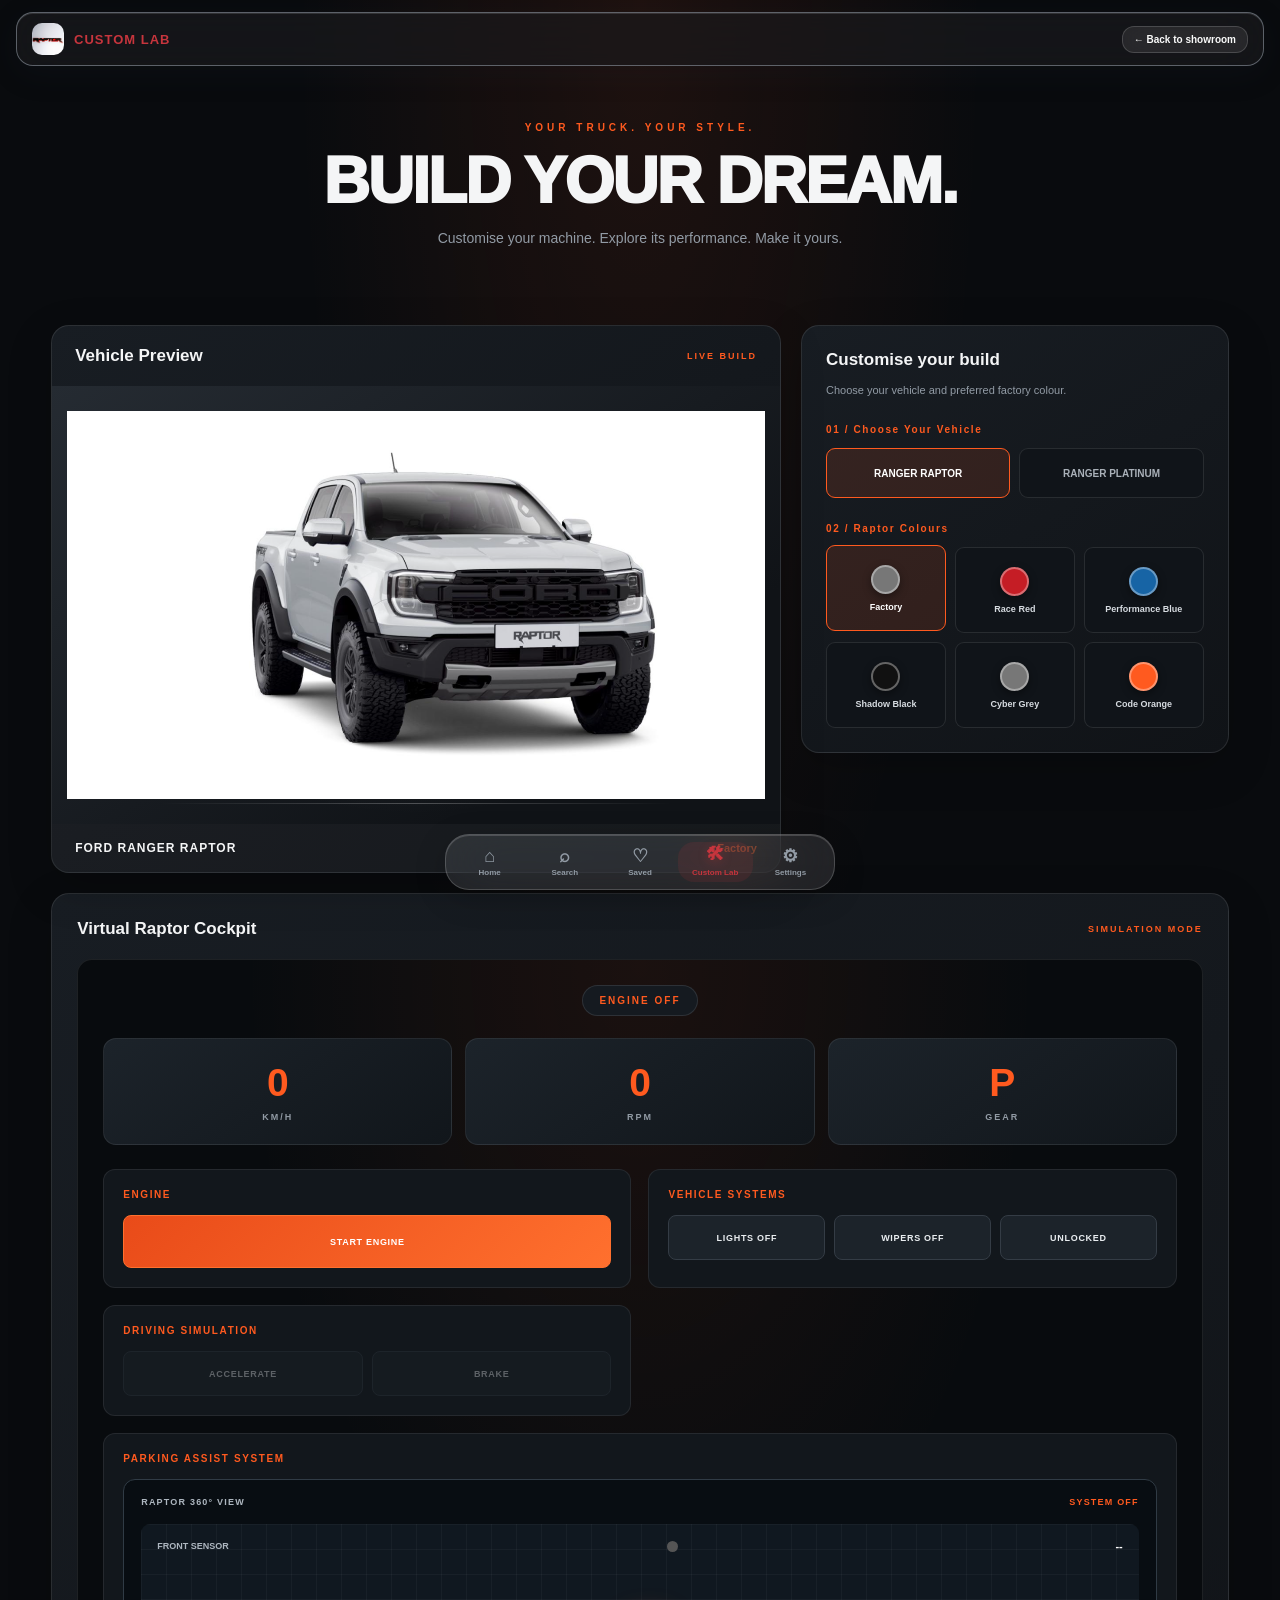
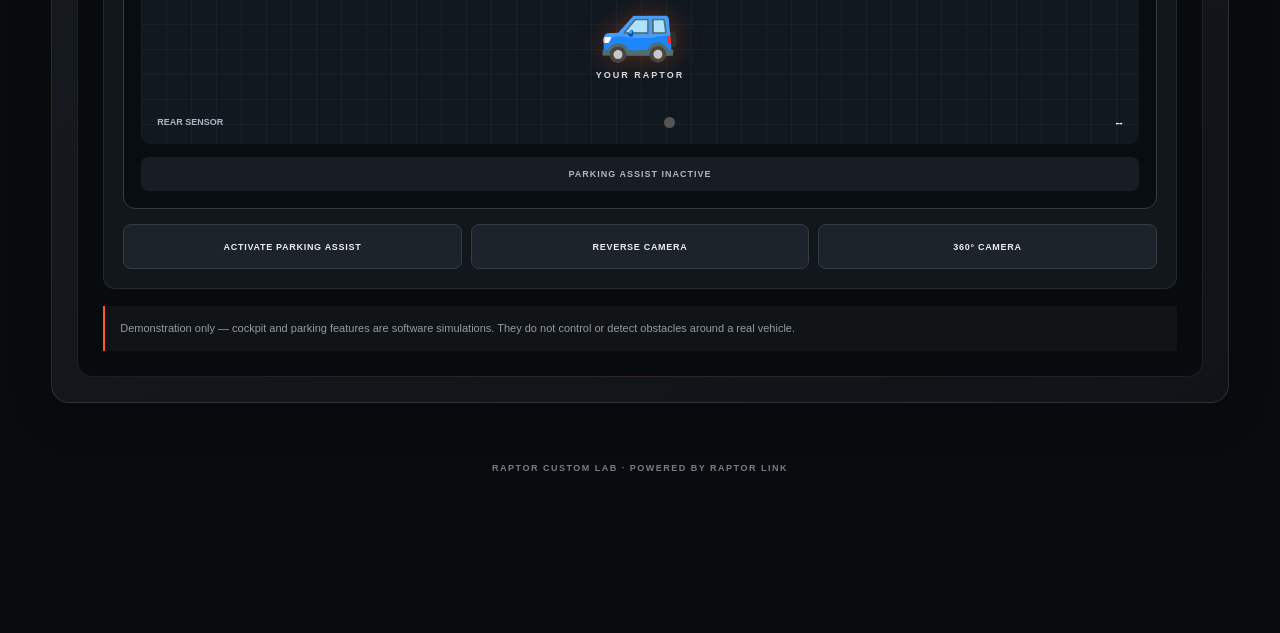
<file: customiser.html>
<!DOCTYPE html>
<html lang="en">
<head>
    <meta charset="UTF-8">
    <meta name="viewport" content="width=device-width, initial-scale=1.0">
    <meta name="theme-color" content="#111111">

    <title>Raptor Custom Lab | RAPTOR LINK</title>
<link rel="icon" href="assets/icons/facon/favicon.ico" type="image/x-icon">
    <link rel="stylesheet" href="css/customiser.css">
</head>

<body>

<div class="custom-lab">
<!-- HEADER -->
<header class="lab-header">
    <a href="index.html" class="lab-brand">
        <img
            src="assets/images/raptor-logo.jpg"
            alt="RAPTOR LINK Logo"
            class="lab-logo"
        >
        <span class="lab-brand-text">
            <span>CUSTOM LAB</span>
        </span>
    </a>

    <a href="index.html" class="lab-back">← Back to showroom</a>
</header>

    <!-- INTRO -->
    <section class="lab-intro">
        <span class="eyebrow">YOUR TRUCK. YOUR STYLE.</span>
        <h1>BUILD YOUR DREAM.</h1>
        <p>Customise your machine. Explore its performance. Make it yours.</p>
    </section>

    <!-- MAIN CONTENT -->
    <main class="lab-layout">

        <!-- VEHICLE PREVIEW -->
        <section class="vehicle-preview">

            <div class="preview-heading">
                <h2>Vehicle Preview</h2>
                <span>LIVE BUILD</span>
            </div>

            <div class="vehicle-stage">
                <div class="vehicle-image-wrap">
                    <img
                        src="assets/images/colours/Factorie.png"
                        alt="Ford Ranger Raptor"
                        id="customVehicleImage"
                    >
                </div>
            </div>

            <div class="preview-caption">
                <strong id="vehicleModelName">FORD RANGER RAPTOR</strong>
                <span id="selectedBuildStatus">Factory</span>
            </div>

        </section>

        <!-- CUSTOMISATION PANEL -->
        <section class="custom-panel">

            <h2>Customise your build</h2>

            <p class="option-placeholder">
                Choose your vehicle and preferred factory colour.
            </p>

            <!-- VEHICLE MODEL SELECTOR -->
            <div class="model-selector-section">

                <h3>01 / Choose Your Vehicle</h3>

                <div class="vehicle-model-selector">

                    <button type="button"
                        class="model-choice active"
                        data-model="raptor">
                        RANGER RAPTOR
                    </button>

                    <button type="button"
                        class="model-choice"
                        data-model="platinum">
                        RANGER PLATINUM
                    </button>

                </div>

            </div>

            <!-- RAPTOR COLOURS -->
            <div class="colour-selector-section" id="raptorColourSection">

                <h3>02 / Raptor Colours</h3>

                <div id="colourOptions" class="colour-options">

                    <button type="button" class="colour-choice active" data-colour="original">
                        <span class="colour-swatch factory"></span>
                        <span>Factory</span>
                    </button>

                    <button type="button" class="colour-choice" data-colour="red">
                        <span class="colour-swatch red"></span>
                        <span>Race Red</span>
                    </button>

                    <button type="button" class="colour-choice" data-colour="blue">
                        <span class="colour-swatch blue"></span>
                        <span>Performance Blue</span>
                    </button>

                    <button type="button" class="colour-choice" data-colour="black">
                        <span class="colour-swatch black"></span>
                        <span>Shadow Black</span>
                    </button>

                    <button type="button" class="colour-choice" data-colour="grey">
                        <span class="colour-swatch grey"></span>
                        <span>Cyber Grey</span>
                    </button>

                    <button type="button" class="colour-choice" data-colour="orange">
                        <span class="colour-swatch orange"></span>
                        <span>Code Orange</span>
                    </button>

                </div>

            </div>

            <!-- PLATINUM COLOURS -->
            <div class="colour-selector-section" id="platinumColourSection" hidden>

                <h3>02 / Platinum Colours</h3>

                <div id="platinumColourOptions" class="colour-options">

                    <button type="button" class="colour-choice" data-colour="platinum-white">
                        <span class="colour-swatch white"></span>
                        <span>Frozen White</span>
                    </button>

                    <button type="button" class="colour-choice" data-colour="platinum-black">
                        <span class="colour-swatch black"></span>
                        <span>Agate Black</span>
                    </button>

                    <button type="button" class="colour-choice" data-colour="platinum-grey">
                        <span class="colour-swatch grey"></span>
                        <span>Carbonized Grey</span>
                    </button>

                    <button type="button" class="colour-choice" data-colour="platinum-silver">
                        <span class="colour-swatch silver"></span>
                        <span>Iconic Silver</span>
                    </button>

                    <button type="button" class="colour-choice" data-colour="platinum-red">
                        <span class="colour-swatch red"></span>
                        <span>Lucid Red</span>
                    </button>

                    <button type="button" class="colour-choice" data-colour="platinum-green">
                        <span class="colour-swatch green"></span>
                        <span>Acacia Green</span>
                    </button>

                </div>

            </div>

        </section>

        <!-- VIRTUAL COCKPIT -->
        <section class="dashboard-panel">

            <div class="dashboard-heading">
                <h2>Virtual Raptor Cockpit</h2>
                <span>SIMULATION MODE</span>
            </div>

            <div class="cockpit-display">

                <div class="dashboard-status" id="engineStatus">
                    ENGINE OFF
                </div>

                <div class="dashboard-meters">

                    <div class="meter">
                        <strong id="speedValue">0</strong>
                        <small>KM/H</small>
                    </div>

                    <div class="meter">
                        <strong id="rpmValue">0</strong>
                        <small>RPM</small>
                    </div>

                    <div class="meter">
                        <strong id="gearValue">P</strong>
                        <small>GEAR</small>
                    </div>

                </div>

                <div class="cockpit-controls">

                    <!-- ENGINE -->
                    <div class="cockpit-control-group">
                        <h3>ENGINE</h3>

                        <button type="button"
                            id="engineToggle"
                            class="cockpit-button">
                            START ENGINE
                        </button>
                    </div>

                    <!-- VEHICLE SYSTEMS -->
                    <div class="cockpit-control-group">
                        <h3>VEHICLE SYSTEMS</h3>

                        <div class="system-buttons">

                            <button type="button" id="lightsToggle" class="cockpit-button">
                                LIGHTS OFF
                            </button>

                            <button type="button" id="wipersToggle" class="cockpit-button">
                                WIPERS OFF
                            </button>

                            <button type="button" id="lockToggle" class="cockpit-button">
                                UNLOCKED
                            </button>

                        </div>
                    </div>

                    <!-- DRIVING SIMULATION -->
                    <div class="cockpit-control-group">
                        <h3>DRIVING SIMULATION</h3>

                        <div class="system-buttons">

                            <button type="button" id="accelerateButton" class="cockpit-button">
                                ACCELERATE
                            </button>

                            <button type="button" id="brakeButton" class="cockpit-button">
                                BRAKE
                            </button>

                        </div>
                    </div>

                    <!-- PARKING ASSIST -->
                    <div class="cockpit-control-group parking-assist">

                        <h3>PARKING ASSIST SYSTEM</h3>

                        <div class="parking-screen">

                            <div class="parking-screen-header">
                                <span id="parkingViewTitle">RAPTOR 360° VIEW</span>
                                <span id="parkingStatus">SYSTEM OFF</span>
                            </div>

                            <div class="parking-display">

                                <div class="parking-sensor front-sensor">
                                    <span>FRONT SENSOR</span>
                                    <div class="sensor-indicator" id="frontSensorIndicator"></div>
                                    <strong id="frontDistance">--</strong>
                                </div>

                                <div class="parking-vehicle">
                                    <span>🚙</span>
                                    <small>YOUR RAPTOR</small>
                                </div>

                                <div class="parking-sensor rear-sensor">
                                    <span>REAR SENSOR</span>
                                    <div class="sensor-indicator" id="rearSensorIndicator"></div>
                                    <strong id="rearDistance">--</strong>
                                </div>

                            </div>

                            <div class="parking-warning" id="parkingWarning">
                                PARKING ASSIST INACTIVE
                            </div>

                        </div>

                        <div class="system-buttons">

                            <button type="button"
                                id="parkingToggle"
                                class="cockpit-button">
                                ACTIVATE PARKING ASSIST
                            </button>

                            <button type="button"
                                id="parkingReverse"
                                class="cockpit-button">
                                REVERSE CAMERA
                            </button>

                            <button type="button"
                                id="parking360"
                                class="cockpit-button">
                                360° CAMERA
                            </button>

                        </div>

                    </div>

                    <p class="option-placeholder">
                        Demonstration only — cockpit and parking features are software simulations.
                        They do not control or detect obstacles around a real vehicle.
                    </p>

                </div>

            </div>

        </section>

    </main>

    <!-- BOTTOM NAVIGATION -->
    <nav class="bottom-nav">

        <a href="index.html#home" class="nav-item">
            <span class="nav-icon">⌂</span>
            <span>Home</span>
        </a>

        <a href="index.html#search" class="nav-item">
            <span class="nav-icon">⌕</span>
            <span>Search</span>
        </a>

        <a href="index.html#saved" class="nav-item">
            <span class="nav-icon">♡</span>
            <span>Saved</span>
        </a>

        <a href="customiser.html" class="nav-item active">
            <span class="nav-icon">🛠</span>
            <span>Custom Lab</span>
        </a>

        <a href="settings.html" class="nav-item">
            <span class="nav-icon">⚙</span>
            <span>Settings</span>
        </a>

    </nav>

    <!-- FOOTER -->
    <footer class="lab-footer">
        RAPTOR CUSTOM LAB · POWERED BY RAPTOR LINK
    </footer>

</div>

<script src="js/customiser.js"></script>
<script src="js/theme.js"></script>

</body>
</html>
</file>
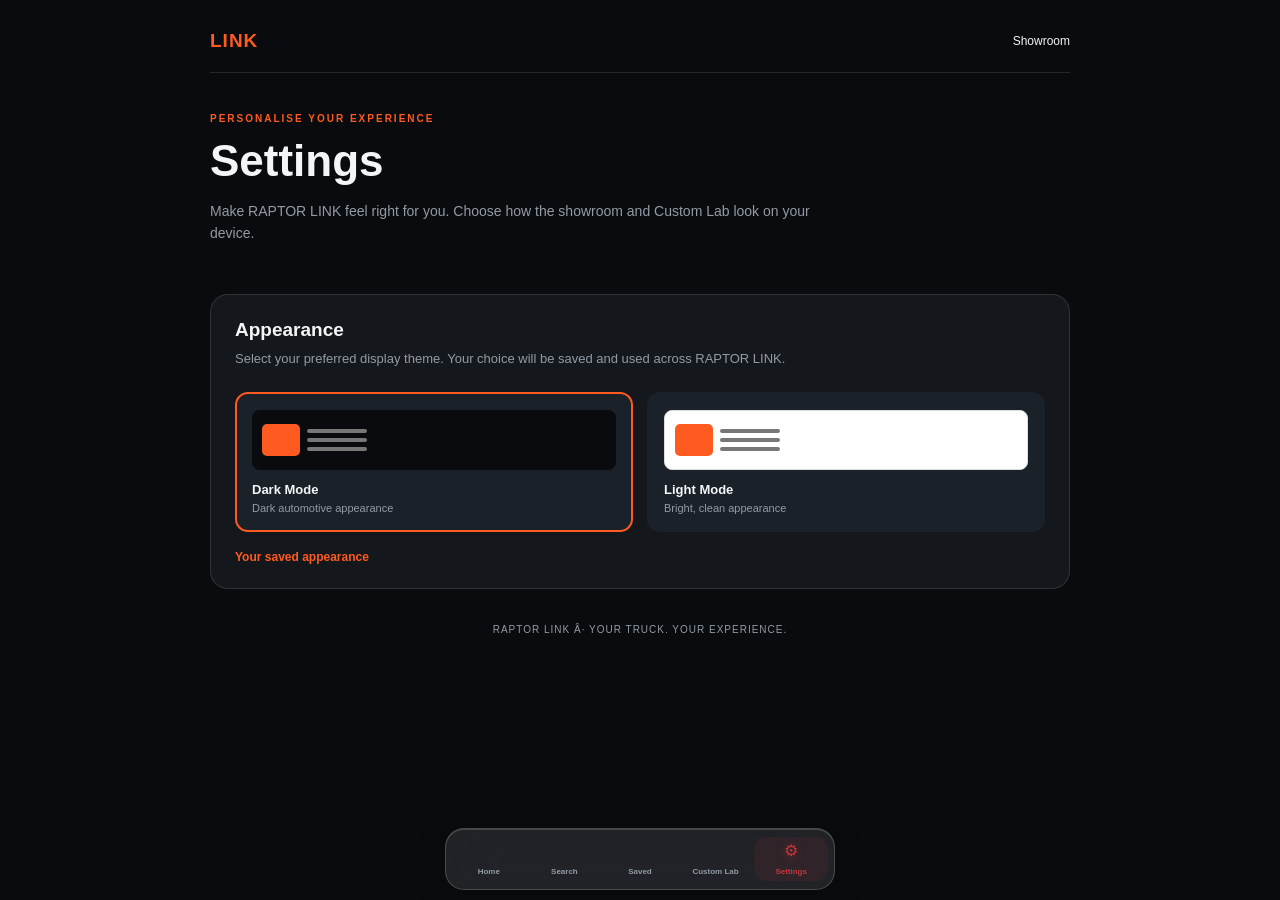
<file: settings.html>
<!DOCTYPE html>
<html lang="en" data-theme="dark">
<head>
    <meta charset="UTF-8">
    <meta name="viewport" content="width=device-width, initial-scale=1.0">
    <meta name="theme-color" content="#090b0e">

    <title>Settings | RAPTOR LINK</title>

    <link rel="stylesheet" href="css/settings.css">
    <link rel="icon" href="assets/icons/facon/favicon.ico" type="image/x-icon">
</head>

<body>

    <main class="settings-page">

        <header class="settings-header">
            <div class="brand"> <span>LINK</span></div>
            <a href="index.html" class="back-link">Showroom</a>
        </header>

        <section class="settings-intro">
            <span class="eyebrow">PERSONALISE YOUR EXPERIENCE</span>
            <h1>Settings</h1>
            <p>
                Make RAPTOR LINK feel right for you. Choose how the
                showroom and Custom Lab look on your device.
            </p>
        </section>

        <section class="settings-card">

            <h2>Appearance</h2>

            <p>
                Select your preferred display theme. Your choice will
                be saved and used across RAPTOR LINK.
            </p>

            <div class="theme-options">

                <button
                    type="button"
                    class="theme-option"
                    data-theme-choice="dark"
                    aria-pressed="false">

                    <div class="theme-preview dark-preview">
                        <div class="preview-block"></div>

                        <div class="preview-lines">
                            <span></span>
                            <span></span>
                            <span></span>
                        </div>
                    </div>

                    <strong>Dark Mode</strong>
                    <small>Dark automotive appearance</small>
                </button>

                <button
                    type="button"
                    class="theme-option"
                    data-theme-choice="light"
                    aria-pressed="false">

                    <div class="theme-preview light-preview">
                        <div class="preview-block"></div>

                        <div class="preview-lines">
                            <span></span>
                            <span></span>
                            <span></span>
                        </div>
                    </div>

                    <strong>Light Mode</strong>
                    <small>Bright, clean appearance</small>
                </button>

            </div>

            <div class="selection-status" id="themeStatus" aria-live="polite">
                Your saved appearance
            </div>

        </section>

        <footer class="settings-footer">
            RAPTOR LINK Â· YOUR TRUCK. YOUR EXPERIENCE.
        </footer>

    </main>

    <!-- Compact Bottom Navigation -->
    <nav class="bottom-navigation" aria-label="Main navigation">

        <a href="index.html#home" class="nav-item">
             <span class="nav-icon">⌂</span>
            <span>Home</span>
        </a>

        <a href="index.html#search" class="nav-item">
 <span class="nav-icon">⌕</span>
            <span>Search</span>
        </a>

        <a href="index.html#saved" class="nav-item">
              <span class="nav-icon saved-nav-icon">
                &#x2661;
                <span class="nav-badge" id="savedNavBadge" hidden>0</span>
            </span>
            <span>Saved</span>
        </a>

        <a href="customiser.html" class="nav-item">
             <span class="nav-icon">🛠</span>
            <span>Custom Lab</span>
        </a>

        <a href="settings.html" class="nav-item active" aria-current="page">
   <span class="nav-icon">⚙</span>
            <span>Settings</span>
        </a>

    </nav>

    <script src="js/theme.js"></script>

    <script>
        document.addEventListener("click", function (event) {
            const choice = event.target.closest("[data-theme-choice]");

            if (!choice) return;

            const status = document.getElementById("themeStatus");

            if (status) {
                status.textContent =
                    choice.dataset.themeChoice === "light"
                        ? "Light Mode selected"
                        : "Dark Mode selected";
            }
        });
    </script>

</body>
</html>
</file>
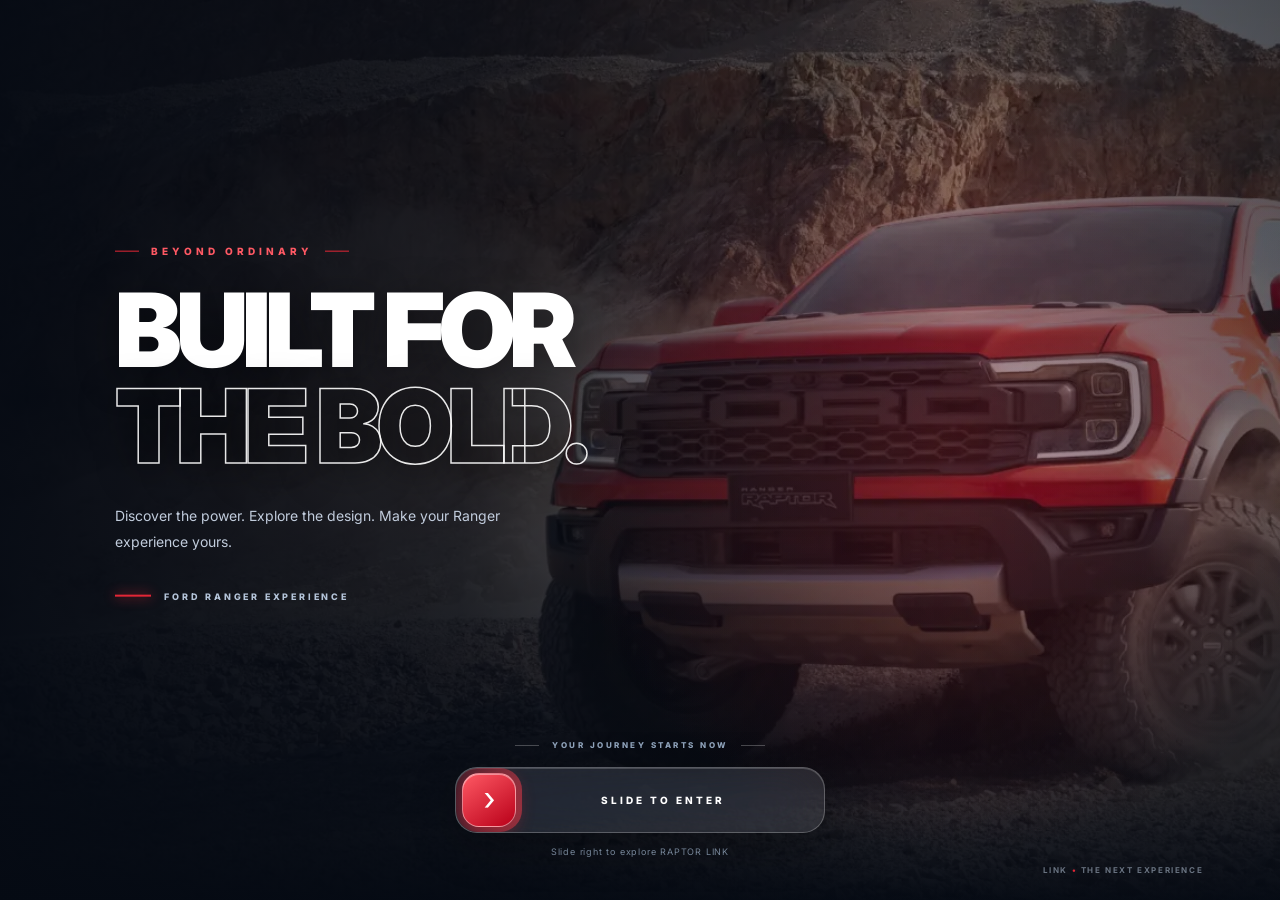
<file: welcome.html>
<!DOCTYPE html>
<html lang="en" data-theme="dark">
<head>
    <meta charset="UTF-8">
    <meta name="viewport" content="width=device-width, initial-scale=1.0">
    <meta name="theme-color" content="#080d16">
    <meta name="description" content="Enter RAPTOR LINK — discover, explore and customise the Ford Ranger experience.">

    <title>RAPTOR LINK | Enter the Experience</title>

    <link rel="manifest" href="manifest.json">
    <link rel="icon" href="assets/icons/facon/favicon.ico">
    <link rel="stylesheet" href="css/welcome.css">
</head>

<body>

    <main class="welcome-screen">

        <!-- CINEMATIC BACKGROUND -->
        <div class="welcome-background">
            <img
                src="assets/images/raptor-desert.webp"
                alt="Ford Ranger Raptor"
                class="welcome-vehicle"
            >
        </div>

        <div class="background-overlay"></div>
        <div class="background-glow"></div>

        <!-- TOP BRANDING -->
        <header class="welcome-header">
            <a href="welcome.html" class="brand">

            </a>

            <div class="experience-status">
                <span class="status-dot"></span>
                THE EXPERIENCE STARTS HERE
            </div>
        </header>

        <!-- MAIN CONTENT -->
        <section class="welcome-content">

            <div class="welcome-eyebrow">
                <span></span>
                BEYOND ORDINARY
                <span></span>
            </div>

            <h1>
                BUILT FOR<br>
                <span>THE BOLD.</span>
            </h1>

            <p class="welcome-description">
                Discover the power. Explore the design.
                Make your Ranger experience yours.
            </p>

            <div class="vehicle-caption">
                <span class="caption-line"></span>
                <span>FORD RANGER EXPERIENCE</span>
            </div>

        </section>

        <!-- SLIDE TO ENTER -->
        <footer class="welcome-footer">

            <div class="swipe-instruction">
                <span class="instruction-line"></span>
                <span>YOUR JOURNEY STARTS NOW</span>
                <span class="instruction-line"></span>
            </div>

            <div class="swipe-track" id="swipeTrack">

                <div class="swipe-progress" id="swipeProgress"></div>

                <button
                    type="button"
                    class="swipe-handle"
                    id="swipeHandle"
                    aria-label="Slide right to enter RAPTOR LINK"
                >
                    <span class="handle-arrow">›</span>
                </button>

                <span class="swipe-text" id="swipeText">
                    SLIDE TO ENTER
                </span>

            </div>

            <p class="swipe-hint">
                Slide right to explore RAPTOR LINK
            </p>



        </footer>

        <div class="welcome-version">
         LINK <span>•</span> THE NEXT EXPERIENCE
        </div>

    </main>

    <script src="js/welcome.js"></script>

<script>
    // SERVICE WORKER REGISTRATION
    if ("serviceWorker" in navigator) {
        window.addEventListener("load", () => {
            navigator.serviceWorker.register("./service-worker.js")
                .then((registration) => {
                    console.log(
                        "RAPTOR LINK Service Worker registered:",
                        registration.scope
                    );
                })
                .catch((error) => {
                    console.error(
                        "Service Worker registration failed:",
                        error
                    );
                });
        });
    }
</script>
</body>
</html>
</file>
<file: css/customiser.css>
/* =========================================
   RAPTOR LINK — RAPTOR SMART CONTROL
   Premium automotive dashboard
========================================= */

:root {
    --rc-bg: #090b0e;
    --rc-panel: #14181d;
    --rc-panel-light: #1b2128;
    --rc-border: rgba(255,255,255,.10);
    --rc-text: #f4f5f6;
    --rc-muted: #929ba5;
    --rc-orange: #ff5a1f;
    --rc-orange-soft: rgba(255,90,31,.13);
    --rc-green: #35d07f;
    --rc-red: #ff4545;
}

* {
    box-sizing: border-box;
}

html {
    scroll-behavior: smooth;
}

body {
    margin: 0;
    padding-bottom: 100px;
    background: var(--rc-bg);
    color: var(--rc-text);
    font-family: Arial, Helvetica, sans-serif;
}

button,
a {
    -webkit-tap-highlight-color: transparent;
}

button {
    font-family: inherit;
}

.custom-lab {
    min-height: 100vh;
    padding-bottom: 25px;
    overflow: hidden;
    background:
        radial-gradient(ellipse at 50% 0%, rgba(255,90,31,.09), transparent 38%),
        var(--rc-bg);
    color: var(--rc-text);
}

/* =========================================
   HEADER
========================================= */

.lab-header {
    position: sticky;
    top: 0;
    z-index: 100;
    display: flex;
    justify-content: space-between;
    align-items: center;
    gap: 15px;
    padding: 18px 6%;
    background: rgba(9,11,14,.94);
    border-bottom: 1px solid var(--rc-border);
    backdrop-filter: blur(18px);
}

.lab-brand {
    font-size: 19px;
    font-weight: 900;
    letter-spacing: 2px;
}

.lab-brand span {
    color: var(--rc-orange);
}

.lab-back {
    color: var(--rc-text);
    text-decoration: none;
    padding: 10px 16px;
    border: 1px solid var(--rc-border);
    border-radius: 30px;
    font-size: 12px;
    transition: .2s ease;
}

.lab-back:hover {
    border-color: var(--rc-orange);
    color: var(--rc-orange);
}

/* =========================================
   INTRO
========================================= */

.lab-intro {
    max-width: 850px;
    margin: auto;
    padding: 55px 20px 35px;
    text-align: center;
}

.lab-intro .eyebrow {
    color: var(--rc-orange);
    font-size: 10px;
    font-weight: 900;
    letter-spacing: 4px;
}

.lab-intro h1 {
    margin: 14px 0;
    font-size: clamp(34px, 6vw, 64px);
    line-height: 1;
    font-weight: 950;
    letter-spacing: -2px;
}

.lab-intro p {
    color: var(--rc-muted);
    font-size: 14px;
    line-height: 1.7;
}

/* =========================================
   MAIN GRID
========================================= */

.lab-layout {
    width: min(1240px, 92%);
    margin: 25px auto;
    display: grid;
    grid-template-columns: minmax(0, 1.45fr) minmax(300px, .85fr);
    gap: 20px;
    align-items: start;
}

.vehicle-preview,
.custom-panel,
.dashboard-panel {
    min-width: 0;
    overflow: hidden;
    background: linear-gradient(145deg, #181d23, #101317);
    border: 1px solid var(--rc-border);
    border-radius: 18px;
    box-shadow: 0 15px 45px rgba(0,0,0,.18);
}

/* =========================================
   VEHICLE DISPLAY
========================================= */

.vehicle-preview {
    position: relative;
}

.preview-heading {
    display: flex;
    justify-content: space-between;
    align-items: center;
    gap: 12px;
    padding: 20px 23px;
}

.preview-heading h2,
.custom-panel h2,
.dashboard-heading h2 {
    margin: 0;
    font-size: 17px;
    font-weight: 800;
}

.preview-heading span,
.dashboard-heading span {
    color: var(--rc-orange);
    font-size: 9px;
    font-weight: 900;
    letter-spacing: 2px;
}

.vehicle-stage {
    position: relative;
    min-height: 330px;
    display: flex;
    align-items: center;
    justify-content: center;
    padding: 25px 15px;
    overflow: hidden;
    background:
        radial-gradient(ellipse at 50% 55%, rgba(255,255,255,.14), transparent 55%),
        linear-gradient(145deg, #252b32, #101317 75%);
}

.vehicle-stage::after {
    content: "";
    position: absolute;
    bottom: 20px;
    left: 15%;
    width: 70%;
    height: 1px;
    background: linear-gradient(90deg, transparent, rgba(255,255,255,.25), transparent);
}

.vehicle-image-wrap {
    position: relative;
    z-index: 1;
    width: 100%;
    max-width: 760px;
    transition: filter .3s ease;
}

.vehicle-image-wrap img {
    display: block;
    width: 100%;
    height: auto;
    max-height: 390px;
    object-fit: contain;
    filter: drop-shadow(0 20px 20px rgba(0,0,0,.38));
    transition: opacity .25s ease, filter .3s ease;
}

.preview-caption {
    display: flex;
    justify-content: space-between;
    align-items: center;
    gap: 12px;
    flex-wrap: wrap;
    padding: 17px 23px;
    background: rgba(255,255,255,.025);
}

.preview-caption strong {
    font-size: 12px;
    letter-spacing: 1px;
}

.preview-caption span {
    color: var(--rc-orange);
    font-size: 11px;
    font-weight: 800;
}

/* =========================================
   CUSTOMISATION PANEL
========================================= */

.custom-panel {
    padding: 24px;
}

.custom-panel > h2 {
    margin-bottom: 8px;
}

.option-placeholder {
    color: var(--rc-muted);
    font-size: 11px;
    line-height: 1.7;
}

.custom-panel > .option-placeholder {
    margin-bottom: 24px;
}

.model-selector-section,
.colour-selector-section {
    margin-top: 25px;
}

.model-selector-section h3,
.colour-selector-section h3,
.cockpit-control-group h3 {
    margin: 0 0 13px;
    color: var(--rc-orange);
    font-size: 10px;
    font-weight: 900;
    letter-spacing: 1.6px;
}

.vehicle-model-selector {
    display: grid;
    grid-template-columns: repeat(2, minmax(0,1fr));
    gap: 9px;
}

.model-choice {
    min-height: 50px;
    padding: 10px 7px;
    background: #101419;
    border: 1px solid var(--rc-border);
    border-radius: 9px;
    color: #aab1b9;
    font-size: 10px;
    font-weight: 900;
    cursor: pointer;
    transition: .2s ease;
}

.model-choice:hover,
.model-choice.active {
    color: #fff;
    background: var(--rc-orange-soft);
    border-color: var(--rc-orange);
}

/* =========================================
   COLOUR SELECTOR
========================================= */

.colour-options {
    display: grid;
    grid-template-columns: repeat(3, minmax(0,1fr));
    gap: 9px;
}

.colour-choice {
    min-height: 86px;
    display: flex;
    flex-direction: column;
    align-items: center;
    justify-content: center;
    gap: 8px;
    padding: 9px 4px;
    background: #101419;
    border: 1px solid var(--rc-border);
    border-radius: 9px;
    color: #d7dce1;
    font-size: 9px;
    font-weight: 800;
    cursor: pointer;
    transition: .2s ease;
}

.colour-choice:hover,
.colour-choice.active {
    background: var(--rc-orange-soft);
    border-color: var(--rc-orange);
    color: #fff;
    transform: translateY(-2px);
}

.colour-swatch {
    display: block;
    width: 29px;
    height: 29px;
    border: 2px solid rgba(255,255,255,.35);
    border-radius: 50%;
    box-shadow: 0 3px 9px rgba(0,0,0,.4);
}

.colour-swatch.factory { background: #777; }
.colour-swatch.red { background: #c51d25; }
.colour-swatch.blue { background: #1764a5; }
.colour-swatch.black { background: #111; }
.colour-swatch.grey { background: #777; }
.colour-swatch.orange { background: #ff5a1f; }
.colour-swatch.white { background: #eee; }
.colour-swatch.silver { background: #aaa; }
.colour-swatch.green { background: #53684b; }

.colour-selector-section[hidden] {
    display: none !important;
}

/* =========================================
   VIRTUAL SMART CONTROL DASHBOARD
========================================= */

.dashboard-panel {
    grid-column: 1 / -1;
    padding: 25px;
}

.dashboard-heading {
    display: flex;
    justify-content: space-between;
    align-items: center;
    flex-wrap: wrap;
    gap: 12px;
}

.cockpit-display {
    margin-top: 20px;
    padding: 25px;
    background:
        radial-gradient(ellipse at 50% 0%, rgba(255,90,31,.08), transparent 50%),
        #080b0e;
    border: 1px solid rgba(255,255,255,.09);
    border-radius: 15px;
    text-align: center;
}

.dashboard-status {
    display: inline-flex;
    justify-content: center;
    align-items: center;
    gap: 9px;
    padding: 9px 16px;
    border: 1px solid rgba(255,255,255,.1);
    border-radius: 30px;
    background: #151a20;
    color: #aab1b9;
    font-size: 10px;
    font-weight: 900;
    letter-spacing: 2px;
}

.dashboard-status.engine-on {
    color: var(--rc-green);
    border-color: rgba(53,208,127,.35);
    background: rgba(53,208,127,.08);
}

.dashboard-status.engine-off {
    color: var(--rc-orange);
}

.dashboard-meters {
    display: grid;
    grid-template-columns: repeat(3, minmax(0,1fr));
    gap: 13px;
    margin-top: 22px;
}

.meter {
    position: relative;
    padding: 22px 12px;
    background: linear-gradient(145deg, #1c232a, #11161b);
    border: 1px solid rgba(255,255,255,.08);
    border-radius: 13px;
}

.meter strong {
    display: block;
    color: var(--rc-orange);
    font-size: clamp(28px, 4vw, 39px);
    font-weight: 900;
    font-variant-numeric: tabular-nums;
}

.meter small {
    display: block;
    margin-top: 7px;
    color: var(--rc-muted);
    font-size: 9px;
    font-weight: 800;
    letter-spacing: 2px;
}

/* =========================================
   CONTROL GROUPS
========================================= */

.cockpit-controls {
    display: grid;
    grid-template-columns: repeat(2, minmax(0,1fr));
    gap: 17px;
    margin-top: 24px;
    text-align: left;
}

.cockpit-control-group {
    min-width: 0;
    padding: 19px;
    background: #12171c;
    border: 1px solid rgba(255,255,255,.08);
    border-radius: 12px;
}

.cockpit-control-group h3 {
    margin-bottom: 15px;
}

.system-buttons {
    display: flex;
    flex-wrap: wrap;
    gap: 9px;
}

.cockpit-button {
    flex: 1 1 115px;
    min-height: 45px;
    padding: 12px 10px;
    border: 1px solid #343c45;
    border-radius: 8px;
    background: #1c232a;
    color: #e9edf0;
    font-size: 9px;
    font-weight: 900;
    letter-spacing: .7px;
    cursor: pointer;
    transition: .2s ease;
}

.cockpit-button:hover {
    border-color: var(--rc-orange);
    background: #29201c;
    transform: translateY(-1px);
}

.cockpit-button.active {
    background: var(--rc-orange);
    border-color: var(--rc-orange);
    color: #fff;
    box-shadow: 0 5px 18px rgba(255,90,31,.18);
}

.cockpit-button:disabled {
    opacity: .35;
    cursor: not-allowed;
    transform: none;
}

/* Engine button emphasis */
#engineToggle {
    width: 100%;
    min-height: 53px;
    background: linear-gradient(135deg, #e94b19, #ff702e);
    border-color: #ff702e;
    color: #fff;
}

#engineToggle.active {
    background: #273c32;
    border-color: var(--rc-green);
    color: var(--rc-green);
}

/* =========================================
   PARKING ASSIST
========================================= */

.parking-assist {
    grid-column: 1 / -1;
    margin-top: 0;
}

.parking-screen {
    margin-bottom: 15px;
    padding: 17px;
    overflow: hidden;
    background: #080d12;
    border: 1px solid #303b45;
    border-radius: 12px;
}

.parking-screen-header {
    display: flex;
    justify-content: space-between;
    align-items: center;
    gap: 10px;
    margin-bottom: 17px;
    color: #aeb7c0;
    font-size: 9px;
    font-weight: 900;
    letter-spacing: 1.2px;
}

#parkingStatus {
    color: var(--rc-orange);
}

#parkingStatus.active {
    color: var(--rc-green);
}

.parking-display {
    min-height: 220px;
    display: flex;
    flex-direction: column;
    justify-content: space-between;
    align-items: center;
    gap: 13px;
    padding: 16px;
    border-radius: 9px;
    background:
        linear-gradient(rgba(255,255,255,.035) 1px, transparent 1px),
        linear-gradient(90deg, rgba(255,255,255,.035) 1px, transparent 1px),
        #101820;
    background-size: 25px 25px;
}

.parking-vehicle {
    display: flex;
    flex: 1;
    flex-direction: column;
    align-items: center;
    justify-content: center;
    gap: 5px;
}

.parking-vehicle span {
    font-size: 65px;
    filter: drop-shadow(0 0 13px rgba(255,90,31,.3));
}

.parking-vehicle small {
    color: #d7dde3;
    font-size: 9px;
    font-weight: 900;
    letter-spacing: 2px;
}

.parking-sensor {
    width: 100%;
    display: flex;
    justify-content: space-between;
    align-items: center;
    gap: 10px;
    color: #aeb7c0;
    font-size: 9px;
    font-weight: 800;
}

.parking-sensor strong {
    color: #fff;
    font-size: 11px;
}

.sensor-indicator {
    width: 11px;
    height: 11px;
    flex-shrink: 0;
    border-radius: 50%;
    background: #555;
}

.sensor-indicator.safe {
    background: var(--rc-green);
    box-shadow: 0 0 10px rgba(53,208,127,.7);
}

.sensor-indicator.warning {
    background: #ffb020;
    box-shadow: 0 0 10px rgba(255,176,32,.7);
}

.sensor-indicator.danger {
    background: var(--rc-red);
    box-shadow: 0 0 10px rgba(255,69,69,.8);
}

.parking-warning {
    margin-top: 13px;
    padding: 12px;
    border-radius: 7px;
    background: #171d23;
    color: #aeb7c0;
    text-align: center;
    font-size: 9px;
    font-weight: 900;
    letter-spacing: 1px;
}

.parking-warning.safe {
    background: rgba(53,208,127,.1);
    color: var(--rc-green);
}

.parking-warning.warning {
    background: rgba(255,176,32,.1);
    color: #ffb020;
}

.parking-warning.danger {
    background: rgba(255,69,69,.1);
    color: #ff6565;
}

.parking-assist .cockpit-button.active {
    background: var(--rc-orange);
    border-color: var(--rc-orange);
}

/* Disclaimer inside cockpit */
.cockpit-controls > .option-placeholder {
    grid-column: 1 / -1;
    margin: 0;
    padding: 13px 15px;
    border-left: 2px solid var(--rc-orange);
    background: rgba(255,255,255,.035);
}

/* =========================================
   FOOTER
========================================= */

.lab-footer {
    padding: 35px 15px;
    color: #747d86;
    text-align: center;
    font-size: 9px;
    font-weight: 800;
    letter-spacing: 1.5px;
}

/* =========================================
   BOTTOM NAVIGATION
========================================= */

.bottom-nav {
    position: fixed;
    bottom: 0;
    left: 0;
    z-index: 1000;
    width: 100%;
    min-height: 69px;
    display: flex;
    justify-content: space-around;
    align-items: center;
    padding: 8px 4px;
    background: rgba(10,13,17,.96);
    border-top: 1px solid var(--rc-border);
    backdrop-filter: blur(16px);
}

.bottom-nav .nav-item {
    flex: 1;
    display: flex;
    flex-direction: column;
    align-items: center;
    justify-content: center;
    gap: 5px;
    color: #89929c;
    text-decoration: none;
    font-size: 9px;
    font-weight: 700;
    transition: .2s ease;
}

.bottom-nav .nav-icon {
    font-size: 20px;
    line-height: 1;
}

.bottom-nav .nav-item.active,
.bottom-nav .nav-item:hover {
    color: var(--rc-orange);
}

@media (min-width: 768px) {
    .bottom-nav {
        left: 50%;
        width: min(650px, 90%);
        transform: translateX(-50%);
        border: 1px solid var(--rc-border);
        border-bottom: none;
        border-radius: 14px 14px 0 0;
    }
}

/* =========================================
   RESPONSIVE TABLET
========================================= */

@media (max-width: 900px) {
    .lab-layout {
        grid-template-columns: 1fr;
    }

    .dashboard-panel {
        grid-column: auto;
    }

    .vehicle-stage {
        min-height: 270px;
    }

    .vehicle-image-wrap img {
        max-height: 330px;
    }
}

/* =========================================
   RESPONSIVE MOBILE
========================================= */

@media (max-width: 600px) {
    .lab-header {
        padding: 15px 4%;
    }

    .lab-brand {
        font-size: 14px;
        letter-spacing: 1px;
    }

    .lab-back {
        padding: 9px 11px;
        font-size: 10px;
    }

    .lab-intro {
        padding: 40px 18px 25px;
    }

    .lab-intro h1 {
        letter-spacing: -1px;
    }

    .lab-intro p {
        font-size: 12px;
    }

    .lab-layout {
        width: 94%;
        gap: 14px;
        margin-top: 15px;
    }

    .preview-heading {
        padding: 17px;
    }

    .preview-heading h2,
    .custom-panel h2,
    .dashboard-heading h2 {
        font-size: 15px;
    }

    .vehicle-stage {
        min-height: 205px;
        padding: 12px;
    }

    .vehicle-image-wrap img {
        max-height: 250px;
    }

    .preview-caption {
        padding: 14px 16px;
        font-size: 10px;
    }

    .custom-panel,
    .dashboard-panel {
        padding: 17px;
    }

    .colour-options {
        grid-template-columns: repeat(2, minmax(0,1fr));
    }

    .dashboard-meters {
        gap: 8px;
    }

    .meter {
        padding: 17px 5px;
    }

    .meter strong {
        font-size: 27px;
    }

    .meter small {
        font-size: 8px;
        letter-spacing: 1px;
    }

    .cockpit-display {
        padding: 15px;
    }

    .cockpit-controls {
        grid-template-columns: 1fr;
        gap: 12px;
    }

    .cockpit-control-group {
        padding: 15px;
    }

    .parking-assist {
        grid-column: auto;
    }

    .cockpit-controls > .option-placeholder {
        grid-column: auto;
    }

    .cockpit-button {
        min-width: 0;
        min-height: 44px;
        font-size: 9px;
    }

    .parking-screen {
        padding: 11px;
    }

    .parking-display {
        min-height: 200px;
        padding: 12px;
    }

    .parking-vehicle span {
        font-size: 55px;
    }

    .parking-screen-header {
        font-size: 8px;
    }

    .lab-footer {
        padding-bottom: 30px;
    }
}

@media (max-width: 360px) {
    .lab-brand {
        font-size: 12px;
    }

    .lab-back {
        font-size: 9px;
    }

    .dashboard-meters {
        grid-template-columns: 1fr;
    }

    .meter {
        padding: 12px;
    }
}
/* =========================================
   RAPTOR LINK — MATCH HOMEPAGE NAVIGATION
   Platinum Sport floating glass design
========================================= */

/* TOP NAVIGATION */
.lab-header {
    position: sticky;
    top: 12px;
    z-index: 1000;

    display: flex;
    justify-content: space-between;
    align-items: center;
    gap: 15px;

    min-height: 68px;
    margin: 12px 20px 0;
    padding: 0 20px;

    background: rgba(25, 25, 28, 0.72);
    border: 1px solid rgba(180, 190, 205, 0.45);
    border-radius: 22px;

    backdrop-filter: blur(24px) saturate(180%);
    -webkit-backdrop-filter: blur(24px) saturate(180%);

    box-shadow:
        0 8px 32px rgba(30, 40, 55, 0.12),
        inset 0 1px 0 rgba(255, 255, 255, 0.12);

    transition: .3s ease;
}

.lab-brand {
    display: inline-flex;
    align-items: center;
    gap: 10px;

    color: #FAFAFA;
    font-size: 17px;
    font-weight: 800;
    letter-spacing: 1px;
}

.lab-brand span {
    color: #C7353D;
}

.lab-back {
    display: inline-flex;
    align-items: center;
    justify-content: center;

    padding: 10px 16px;

    color: #FAFAFA;
    background: rgba(255, 255, 255, 0.08);

    border: 1px solid rgba(255, 255, 255, 0.16);
    border-radius: 15px;

    text-decoration: none;
    font-size: 12px;
    font-weight: 700;

    backdrop-filter: blur(12px);
    -webkit-backdrop-filter: blur(12px);

    transition: .3s ease;
}

.lab-back:hover {
    color: #C7353D;
    border-color: #C7353D;
    background: rgba(199, 53, 61, 0.10);
    transform: translateY(-2px);
}

/* BOTTOM FLOATING NAVIGATION */
.bottom-nav {
    position: fixed;
    left: 50%;
    bottom: calc(15px + env(safe-area-inset-bottom));
    z-index: 1100;

    width: min(460px, calc(100% - 28px));
    min-height: auto;

    display: flex;
    justify-content: space-around;
    align-items: center;

    padding: 12px 8px;

    background: rgba(35, 35, 38, 0.78);
    border: 1px solid rgba(255, 255, 255, 0.18);
    border-radius: 25px;

    backdrop-filter: blur(25px) saturate(180%);
    -webkit-backdrop-filter: blur(25px) saturate(180%);

    box-shadow:
        0 12px 35px rgba(0, 0, 0, 0.28),
        inset 0 1px 0 rgba(255, 255, 255, 0.15);

    transform: translateX(-50%);
}

.bottom-nav .nav-item {
    flex: 1;

    display: flex;
    flex-direction: column;
    justify-content: center;
    align-items: center;
    gap: 6px;

    padding: 8px 2px;

    color: #929ba5;
    background: transparent;
    border: none;
    border-radius: 16px;

    text-decoration: none;
    font-size: 10px;
    font-weight: 600;

    transition: .3s ease;
}

.bottom-nav .nav-icon {
    font-size: 23px;
    line-height: 1;
    transition: .3s ease;
}

.bottom-nav .nav-item:hover,
.bottom-nav .nav-item.active {
    color: #C7353D;
    background: rgba(199, 53, 61, 0.12);
}

.bottom-nav .nav-item.active .nav-icon {
    transform: translateY(-2px);
    filter: drop-shadow(0 3px 5px rgba(199, 53, 61, 0.25));
}

/* MOBILE NAVIGATION */
@media (max-width: 600px) {
    .lab-header {
        top: 8px;
        margin: 10px 12px 0;
        min-height: 62px;
        padding: 0 15px;
        border-radius: 19px;
    }

    .lab-brand {
        font-size: 14px;
        letter-spacing: 1px;
    }

    .lab-back {
        padding: 9px 11px;
        font-size: 10px;
    }

    .bottom-nav {
        width: min(460px, calc(100% - 28px));
        bottom: calc(15px + env(safe-area-inset-bottom));
        padding: 10px 6px;
        border-radius: 23px;
    }

    .bottom-nav .nav-item {
        font-size: 9px;
    }

    .bottom-nav .nav-icon {
        font-size: 21px;
    }
}
/* RAPTOR LINK LOGO */
.lab-logo {
    display: block;
    width: 42px;
    height: 42px;
    object-fit: contain;
    border-radius: 10px;
    flex-shrink: 0;
}

.lab-brand {
    text-decoration: none;
}

.lab-brand-text {
    display: inline-flex;
    align-items: center;
    gap: 5px;
    color: #FAFAFA;
    font-size: 17px;
    font-weight: 800;
    letter-spacing: 1px;
}

.lab-brand-text span {
    color: #C7353D;
}

@media (max-width: 600px) {
    .lab-logo {
        width: 35px;
        height: 35px;
    }

    .lab-brand-text {
        font-size: 13px;
        gap: 4px;
    }
}
/* =========================================
   COMPACT RAPTOR LINK NAVBARS
========================================= */

/* Compact top navbar */
.lab-header {
    min-height: 54px;
    padding: 0 15px;
    margin: 8px 16px 0;
    border-radius: 17px;
    gap: 10px;
}

.lab-logo {
    width: 32px;
    height: 32px;
}

.lab-brand-text {
    font-size: 13px;
    gap: 4px;
}

.lab-back {
    padding: 7px 11px;
    font-size: 10px;
    border-radius: 12px;
}

/* Compact floating bottom navbar */
.bottom-nav {
    width: min(390px, calc(100% - 40px));
    bottom: calc(10px + env(safe-area-inset-bottom));
    padding: 7px 6px;
    border-radius: 19px;
}

.bottom-nav .nav-item {
    gap: 3px;
    padding: 5px 2px;
    font-size: 8px;
}

.bottom-nav .nav-icon {
    font-size: 18px;
}

/* Smaller screens */
@media (max-width: 600px) {
    .lab-header {
        top: 6px;
        min-height: 49px;
        margin: 7px 10px 0;
        padding: 0 11px;
        border-radius: 15px;
    }

    .lab-logo {
        width: 29px;
        height: 29px;
    }

    .lab-brand-text {
        font-size: 11px;
    }

    .lab-back {
        padding: 6px 9px;
        font-size: 9px;
    }

    .bottom-nav {
        width: calc(100% - 36px);
        padding: 6px 4px;
    }

    .bottom-nav .nav-icon {
        font-size: 17px;
    }

    .bottom-nav .nav-item {
        font-size: 8px;
    }
}
/* =========================================
   RAPTOR LINK — CUSTOM LAB LIGHT MODE
========================================= */

html[data-theme="light"] body {
    background: #f4f5f6 !important;
    color: #17191c !important;
}

html[data-theme="light"] .custom-lab {
    background: #f4f5f6 !important;
    color: #17191c !important;
}

/* HEADER */
html[data-theme="light"] .lab-header {
    background: rgba(255, 255, 255, 0.94) !important;
    border-color: #dce3ec !important;
    color: #17191c !important;
}

/* MAIN PANELS */
html[data-theme="light"] .custom-panel,
html[data-theme="light"] .dashboard-panel,
html[data-theme="light"] .parking-assist {
    background: #ffffff !important;
    color: #17191c !important;
    border: 1px solid #dce3ec !important;
    box-shadow: 0 8px 25px rgba(20, 36, 58, 0.06);
}

/* VEHICLE PREVIEW */
html[data-theme="light"] .vehicle-preview {
    background: #ffffff !important;
    color: #17191c !important;
    border-color: #dce3ec !important;
}

html[data-theme="light"] .vehicle-stage {
    background: #e9edf2 !important;
    border-color: #d5dce5 !important;
}

html[data-theme="light"] .preview-caption {
    color: #26364b !important;
}

/* VEHICLE AND COLOUR OPTIONS */
html[data-theme="light"] .colour-choice {
    background: #f1f4f7 !important;
    color: #26364b !important;
    border-color: #d5dce5 !important;
}

html[data-theme="light"] .colour-choice:hover,
html[data-theme="light"] .colour-choice.active {
    background: #ffffff !important;
    color: #c7353d !important;
    border-color: #c7353d !important;
}

/* COCKPIT */
html[data-theme="light"] .cockpit-display,
html[data-theme="light"] .cockpit-controls,
html[data-theme="light"] .cockpit-control-group {
    background: #f1f4f7 !important;
    color: #17191c !important;
    border-color: #d5dce5 !important;
}

html[data-theme="light"] .cockpit-button {
    background: #ffffff !important;
    color: #26364b !important;
    border-color: #d5dce5 !important;
}

html[data-theme="light"] .cockpit-button:hover {
    border-color: #c7353d !important;
    color: #c7353d !important;
}

/* PARKING ASSIST */
html[data-theme="light"] .parking-screen,
html[data-theme="light"] .parking-display {
    background: #e9edf2 !important;
    color: #17191c !important;
    border-color: #d5dce5 !important;
}

html[data-theme="light"] .parking-vehicle {
    color: #26364b !important;
}

html[data-theme="light"] .parking-sensor {
    border-color: #aeb9c7 !important;
}

html[data-theme="light"] .parking-warning {
    color: #a52b32 !important;
}

/* HEADINGS AND GENERAL TEXT */
html[data-theme="light"] .custom-lab h1,
html[data-theme="light"] .custom-lab h2,
html[data-theme="light"] .custom-lab h3,
html[data-theme="light"] .custom-lab p,
html[data-theme="light"] .custom-lab label {
    color: #26364b;
}

/* BOTTOM NAVIGATION */
html[data-theme="light"] .bottom-nav,
html[data-theme="light"] .bottom-navigation {
    background: rgba(255, 255, 255, 0.94) !important;
    border-color: #dce3ec !important;
    color: #17191c !important;
}

html[data-theme="light"] .bottom-nav .nav-item,
html[data-theme="light"] .bottom-navigation .nav-item {
    color: #667080 !important;
}

html[data-theme="light"] .bottom-nav .nav-item.active,
html[data-theme="light"] .bottom-navigation .nav-item.active {
    color: #c7353d !important;
    background: rgba(199, 53, 61, 0.08) !important;
}

/* TRANSITIONS */
html[data-theme="light"] .custom-lab *,
html[data-theme="light"] .bottom-nav,
html[data-theme="light"] .bottom-navigation {
    transition: background-color .25s ease,
                color .25s ease,
                border-color .25s ease;
}
/* iOS-style transparent glass navigation */
.bottom-nav,
.bottom-navigation {
    background: rgba(255, 255, 255, 0.10) !important;
    -webkit-backdrop-filter: blur(28px) saturate(180%);
    backdrop-filter: blur(28px) saturate(180%);

    border: 1px solid rgba(255, 255, 255, 0.18);
    box-shadow:
        0 8px 32px rgba(0, 0, 0, 0.18),
        inset 0 1px 0 rgba(255, 255, 255, 0.16);

    border-radius: 24px;
}

/* Light mode glass */
html[data-theme="light"] .bottom-nav,
html[data-theme="light"] .bottom-navigation {
    background: rgba(255, 255, 255, 0.48) !important;
    border-color: rgba(255, 255, 255, 0.55);
    box-shadow:
        0 8px 32px rgba(30, 40, 60, 0.10),
        inset 0 1px 0 rgba(255, 255, 255, 0.75);
}
</file>
<file: css/settings.css>
/* =========================================
   RAPTOR LINK — SETTINGS PAGE
   External stylesheet
========================================= */

* {
    box-sizing: border-box;
}

:root {
    --settings-bg: #090b0e;
    --settings-panel: #14181d;
    --settings-panel-light: #1b2128;
    --settings-text: #f4f5f6;
    --settings-muted: #929ba5;
    --settings-border: rgba(128, 128, 128, .25);
    --settings-accent: #ff5a1f;
}

html,
body {
    margin: 0;
    min-height: 100%;
}

body {
    min-height: 100vh;
    padding-bottom: 90px;
    font-family: Arial, sans-serif;
    background: var(--settings-bg);
    color: var(--settings-text);
    transition: background .25s, color .25s;
}

/* LIGHT MODE */

html[data-theme="light"] body {
    background: #f4f5f6;
    color: #17191c;
}

/* PAGE LAYOUT */

.settings-page {
    width: min(900px, 100%);
    margin: auto;
    padding: 20px 20px 40px;
}

/* HEADER */

.settings-header {
    display: flex;
    align-items: center;
    justify-content: space-between;
    gap: 16px;
    padding: 10px 0 20px;
    border-bottom: 1px solid var(--settings-border);
}

.brand {
    font-size: 19px;
    font-weight: 900;
    letter-spacing: 1px;
}

.brand span {
    color: var(--settings-accent);
}

.back-link {
    color: inherit;
    text-decoration: none;
    font-size: 12px;
    transition: color .2s;
}

.back-link:hover {
    color: var(--settings-accent);
}

/* INTRODUCTION */

.settings-intro {
    padding: 35px 0 20px;
}

.eyebrow {
    color: var(--settings-accent);
    font-size: 10px;
    font-weight: bold;
    letter-spacing: 2px;
}

.settings-intro h1 {
    margin: 10px 0;
    font-size: clamp(30px, 6vw, 44px);
}

.settings-intro p {
    max-width: 600px;
    color: var(--settings-muted);
    font-size: 14px;
    line-height: 1.6;
}

/* SETTINGS CARD */

.settings-card {
    margin-top: 15px;
    padding: 24px;
    border: 1px solid var(--settings-border);
    border-radius: 18px;
    background: var(--settings-panel);
}

html[data-theme="light"] .settings-card {
    background: #ffffff;
    border-color: #dedfe2;
    box-shadow: 0 8px 25px rgba(0, 0, 0, .05);
}

.settings-card h2 {
    margin: 0 0 8px;
    font-size: 19px;
}

.settings-card > p {
    margin: 0 0 22px;
    color: var(--settings-muted);
    font-size: 13px;
    line-height: 1.6;
}

/* THEME OPTIONS */

.theme-options {
    display: grid;
    grid-template-columns: repeat(2, minmax(0, 1fr));
    gap: 14px;
}

.theme-option {
    min-height: 140px;
    padding: 15px;
    text-align: left;
    color: inherit;
    background: var(--settings-panel-light);
    border: 2px solid transparent;
    border-radius: 13px;
    cursor: pointer;
    transition: border-color .2s, transform .2s;
}

html[data-theme="light"] .theme-option {
    background: #f1f2f4;
}

.theme-option:hover {
    transform: translateY(-2px);
}

.theme-option.active {
    border-color: var(--settings-accent);
}

.theme-option:focus-visible {
    outline: 2px solid var(--settings-accent);
    outline-offset: 3px;
}

/* THEME PREVIEWS */

.theme-preview {
    display: flex;
    align-items: center;
    gap: 7px;
    height: 60px;
    margin-bottom: 12px;
    padding: 10px;
    border-radius: 8px;
}

.dark-preview {
    background: #090b0e;
}

.light-preview {
    background: #ffffff;
    border: 1px solid #dddddd;
}

.preview-block {
    width: 38px;
    height: 32px;
    flex-shrink: 0;
    border-radius: 5px;
    background: var(--settings-accent);
}

.preview-lines {
    display: grid;
    gap: 5px;
}

.preview-lines span {
    display: block;
    width: 60px;
    height: 4px;
    border-radius: 5px;
    background: #777777;
}

.theme-option strong {
    display: block;
    font-size: 13px;
}

.theme-option small {
    display: block;
    margin-top: 5px;
    color: var(--settings-muted);
    font-size: 11px;
}

/* SELECTION STATUS */

.selection-status {
    margin-top: 18px;
    color: var(--settings-accent);
    font-size: 12px;
    font-weight: bold;
}

/* FOOTER */

.settings-footer {
    margin-top: 35px;
    text-align: center;
    color: var(--settings-muted);
    font-size: 10px;
    letter-spacing: 1px;
}

/* =========================================
   COMPACT FLOATING BOTTOM NAVIGATION
========================================= */

.bottom-navigation {
    position: fixed;
    z-index: 1000;
    left: 50%;
    bottom: 12px;
    transform: translateX(-50%);

    display: flex;
    align-items: center;
    justify-content: space-around;
    gap: 2px;

    width: min(430px, calc(100% - 24px));
    min-height: 54px;
    padding: 6px 8px;

    background: rgba(20, 24, 29, .94);
    border: 1px solid rgba(255, 255, 255, .10);
    border-radius: 16px;

    box-shadow: 0 8px 30px rgba(0, 0, 0, .25);
    backdrop-filter: blur(14px);
    -webkit-backdrop-filter: blur(14px);
}

html[data-theme="light"] .bottom-navigation {
    background: rgba(255, 255, 255, .95);
    border-color: rgba(0, 0, 0, .10);
    box-shadow: 0 8px 30px rgba(0, 0, 0, .12);
}

/* NAV ITEMS */

.nav-item {
    display: flex;
    flex: 1;
    min-width: 0;
    min-height: 40px;

    flex-direction: column;
    align-items: center;
    justify-content: center;
    gap: 2px;

    color: var(--settings-muted);
    text-decoration: none;
    border-radius: 10px;

    font-size: 9px;
    line-height: 1.2;
    white-space: nowrap;

    transition: color .2s, background .2s;
}

.nav-icon {
    display: block;
    font-size: 15px;
    line-height: 1;
    font-weight: normal;
}

.nav-item:hover {
    color: var(--settings-text);
}

.nav-item.active {
    color: var(--settings-accent);
    background: rgba(255, 90, 31, .10);
}

.nav-item.active .nav-icon {
    font-size: 16px;
}

/* MOBILE */

@media (max-width: 480px) {
    .settings-page {
        padding: 16px 15px 35px;
    }

    .settings-header {
        padding-bottom: 16px;
    }

    .settings-intro {
        padding-top: 28px;
    }

    .settings-card {
        padding: 18px;
    }

    .theme-options {
        grid-template-columns: 1fr;
    }

    .theme-option {
        min-height: 125px;
    }

    .bottom-navigation {
        bottom: 9px;
        min-height: 51px;
        padding: 5px 6px;
    }

    .nav-item {
        font-size: 8px;
    }

    .nav-icon {
        font-size: 14px;
    }
}

@media (max-width: 350px) {
    .nav-item {
        font-size: 7px;
    }

    .nav-icon {
        font-size: 13px;
    }
}
/* iOS-style transparent glass navigation */
.bottom-nav,
.bottom-navigation {
    background: rgba(255, 255, 255, 0.10) !important;
    -webkit-backdrop-filter: blur(28px) saturate(180%);
    backdrop-filter: blur(28px) saturate(180%);

    border: 1px solid rgba(255, 255, 255, 0.18);
    box-shadow:
        0 8px 32px rgba(0, 0, 0, 0.18),
        inset 0 1px 0 rgba(255, 255, 255, 0.16);

    border-radius: 24px;
}

/* Light mode glass */
html[data-theme="light"] .bottom-nav,
html[data-theme="light"] .bottom-navigation {
    background: rgba(255, 255, 255, 0.48) !important;
    border-color: rgba(255, 255, 255, 0.55);
    box-shadow:
        0 8px 32px rgba(30, 40, 60, 0.10),
        inset 0 1px 0 rgba(255, 255, 255, 0.75);
}


/* =========================================
   SETTINGS — MATCH SHOWROOM BOTTOM NAV
========================================= */

.bottom-navigation {
    position: fixed;
    z-index: 200;
    left: 50%;
    bottom: calc(10px + env(safe-area-inset-bottom));
    transform: translateX(-50%);
    width: min(390px, calc(100% - 36px));
    min-height: 62px;
    display: flex;
    align-items: center;
    justify-content: space-around;
    gap: 2px;
    padding: 7px 6px;
    box-sizing: border-box;
    border-radius: 19px;
}

.bottom-navigation .nav-item {
    flex: 1;
    min-width: 0;
    display: flex;
    flex-direction: column;
    align-items: center;
    justify-content: center;
    gap: 3px;
    padding: 5px 2px;
    border-radius: 13px;
    color: var(--settings-muted, #89919d);
    font-size: 8px;
    font-weight: 650;
    text-decoration: none;
    white-space: nowrap;
    transition: color .25s ease, background .25s ease;
}

.bottom-navigation .nav-icon {
    width: 22px;
    height: 22px;
    display: flex;
    align-items: center;
    justify-content: center;
    font-size: 0;
}

.bottom-navigation .nav-icon svg {
    width: 19px;
    height: 19px;
    fill: none;
    stroke: currentColor;
    stroke-width: 1.8;
    stroke-linecap: round;
    stroke-linejoin: round;
}

.bottom-navigation .nav-item:hover,
.bottom-navigation .nav-item.active {
    color: #c7353d;
    background: rgba(199, 53, 61, .09);
}

.bottom-navigation .nav-item.active .nav-icon {
    transform: translateY(-2px);
    filter: drop-shadow(0 2px 5px rgba(199, 53, 61, .3));
}

@media (max-width: 480px) {
    .bottom-navigation {
        bottom: calc(9px + env(safe-area-inset-bottom));
        min-height: 58px;
        padding: 6px 5px;
    }

    .bottom-navigation .nav-item {
        font-size: 8px;
    }

    .bottom-navigation .nav-icon svg {
        width: 18px;
        height: 18px;
    }
}
</file>
<file: css/welcome.css>
﻿/* =====================================
   RAPTOR LINK - WELCOME EXPERIENCE
   CINEMATIC LIQUID GLASS DESIGN
===================================== */

@import url('https://fonts.googleapis.com/css2?family=Inter:wght@400;500;600;700;800;900&display=swap');

:root {
    --blue: #258cff;
    --blue-light: #70bdff;
    --white: #ffffff;
    --muted: #aab7c9;
    --glass: rgba(255, 255, 255, 0.09);
    --glass-border: rgba(255, 255, 255, 0.20);
}

* {
    margin: 0;
    padding: 0;
    box-sizing: border-box;
}

html,
body {
    width: 100%;
    min-height: 100%;
    font-family: 'Inter', sans-serif;
    background: #080d16;
    color: var(--white);
    overflow: hidden;
}

button,
a {
    font: inherit;
}

.welcome-screen {
    position: relative;
    width: 100%;
    min-height: 100vh;
    min-height: 100svh;
    overflow: hidden;
    isolation: isolate;
    background:
        radial-gradient(ellipse at 70% 40%, #142b49 0%, transparent 55%),
        #080d16;
}

/* BACKGROUND VEHICLE */

.welcome-background {
    position: absolute;
    inset: 0;
    z-index: -3;
}

.welcome-vehicle {
    position: absolute;
    width: 100%;
    height: 100%;
    object-fit: cover;
    object-position: center 55%;
    opacity: 0.83;
    transform: scale(1.04);
    animation: vehicleReveal 1.8s ease-out forwards,
               vehicleFloat 14s ease-in-out 1.8s infinite alternate;
}

.background-overlay {
    position: absolute;
    inset: 0;
    z-index: -2;
    background:
        linear-gradient(
            90deg,
            rgba(5, 10, 19, 0.97) 0%,
            rgba(5, 10, 19, 0.80) 36%,
            rgba(5, 10, 19, 0.22) 75%,
            rgba(5, 10, 19, 0.48) 100%
        ),
        linear-gradient(
            0deg,
            rgba(5, 10, 19, 0.98) 0%,
            transparent 48%,
            rgba(5, 10, 19, 0.35) 100%
        );
}

.background-glow {
    position: absolute;
    inset: 0;
    z-index: -1;
    pointer-events: none;
    background:
        radial-gradient(
            circle at 75% 50%,
            rgba(29, 126, 255, 0.19),
            transparent 38%
        );
}

/* HEADER */

.welcome-header {
    position: absolute;
    top: 0;
    left: 0;
    right: 0;
    padding: 30px 6%;
    display: flex;
    justify-content: space-between;
    align-items: center;
    gap: 20px;
}

.brand {
    display: flex;
    align-items: center;
    gap: 12px;
    color: white;
    text-decoration: none;
}

.brand-mark {
    width: 43px;
    height: 43px;
    display: grid;
    place-items: center;
    border-radius: 14px;
    background: linear-gradient(145deg, #339bff, #0754b5);
    box-shadow: 0 5px 25px rgba(27, 126, 255, 0.35);
    font-weight: 900;
    font-size: 23px;
}

.brand-name {
    font-size: 18px;
    font-weight: 900;
    letter-spacing: 2px;
}

.brand-name span {
    color: var(--blue-light);
}

.experience-status {
    display: flex;
    align-items: center;
    gap: 10px;
    padding: 11px 17px;
    border: 1px solid var(--glass-border);
    border-radius: 50px;
    background: rgba(255, 255, 255, 0.07);
    backdrop-filter: blur(24px) saturate(160%);
    -webkit-backdrop-filter: blur(24px) saturate(160%);
    color: #dce8f7;
    font-size: 9px;
    font-weight: 700;
    letter-spacing: 1.6px;
}

.status-dot {
    width: 7px;
    height: 7px;
    border-radius: 50%;
    background: #43d99a;
    box-shadow: 0 0 12px #43d99a;
}

/* MAIN CONTENT */

.welcome-content {
    position: absolute;
    top: 47%;
    left: 9%;
    transform: translateY(-50%);
    max-width: 620px;
    animation: contentReveal 1.2s ease-out both;
}

.welcome-eyebrow {
    display: flex;
    align-items: center;
    gap: 12px;
    margin-bottom: 25px;
    color: var(--blue-light);
    font-size: 10px;
    font-weight: 800;
    letter-spacing: 4px;
}

.welcome-eyebrow span {
    width: 24px;
    height: 1px;
    background: var(--blue);
}

.welcome-content h1 {
    font-size: clamp(54px, 8vw, 108px);
    line-height: 0.94;
    letter-spacing: -6px;
    font-weight: 900;
    text-shadow: 0 8px 40px rgba(0, 0, 0, 0.4);
}

.welcome-content h1 span {
    color: transparent;
    -webkit-text-stroke: 1.5px rgba(255, 255, 255, 0.9);
}

.welcome-description {
    max-width: 390px;
    margin-top: 28px;
    color: #c1ccdc;
    font-size: 14px;
    line-height: 1.9;
}

.vehicle-caption {
    display: flex;
    align-items: center;
    gap: 13px;
    margin-top: 35px;
    color: #b4c4d9;
    font-size: 9px;
    font-weight: 800;
    letter-spacing: 2.8px;
}

.caption-line {
    width: 36px;
    height: 2px;
    background: var(--blue);
    box-shadow: 0 0 12px var(--blue);
}

/* FOOTER AND SLIDER */

.welcome-footer {
    position: absolute;
    bottom: 43px;
    left: 50%;
    transform: translateX(-50%);
    width: min(370px, 88%);
    text-align: center;
}

.swipe-instruction {
    display: flex;
    align-items: center;
    justify-content: center;
    gap: 13px;
    margin-bottom: 17px;
    color: #91a5bd;
    font-size: 8px;
    font-weight: 800;
    letter-spacing: 2.5px;
}

.instruction-line {
    width: 24px;
    height: 1px;
    background: rgba(255, 255, 255, 0.25);
}

.swipe-track {
    position: relative;
    width: 100%;
    height: 66px;
    display: flex;
    align-items: center;
    border: 1px solid rgba(255, 255, 255, 0.24);
    border-radius: 22px;
    background: rgba(255, 255, 255, 0.10);
    backdrop-filter: blur(30px) saturate(180%);
    -webkit-backdrop-filter: blur(30px) saturate(180%);
    box-shadow:
        0 12px 45px rgba(0, 0, 0, 0.25),
        inset 0 1px 0 rgba(255, 255, 255, 0.17);
    overflow: hidden;
    touch-action: pan-y;
    user-select: none;
}

.swipe-progress {
    position: absolute;
    inset: 0 auto 0 0;
    width: 0%;
    border-radius: 22px;
    background: linear-gradient(
        90deg,
        rgba(18, 100, 210, 0.15),
        rgba(38, 142, 255, 0.38)
    );
    pointer-events: none;
}

.swipe-handle {
    position: absolute;
    z-index: 2;
    left: 6px;
    top: 5px;
    width: 54px;
    height: 54px;
    display: grid;
    place-items: center;
    border: 1px solid rgba(255, 255, 255, 0.45);
    border-radius: 17px;
    background: linear-gradient(145deg, #55b4ff, #0870e9);
    color: white;
    cursor: grab;
    box-shadow:
        0 4px 18px rgba(19, 119, 255, 0.45),
        inset 0 1px 0 rgba(255, 255, 255, 0.4);
    transition: box-shadow 0.2s ease;
    touch-action: none;
}

.swipe-handle:active {
    cursor: grabbing;
    box-shadow: 0 0 30px rgba(46, 147, 255, 0.8);
}

.handle-arrow {
    font-size: 34px;
    line-height: 1;
    font-weight: 400;
    margin-top: -4px;
}

.swipe-text {
    position: absolute;
    inset: 0;
    display: grid;
    place-items: center;
    padding-left: 45px;
    color: white;
    font-size: 10px;
    font-weight: 800;
    letter-spacing: 3px;
    pointer-events: none;
}

.swipe-hint {
    margin-top: 13px;
    color: #8293a8;
    font-size: 9px;
    letter-spacing: 0.8px;
}

.skip-entry {
    display: inline-flex;
    gap: 8px;
    align-items: center;
    margin-top: 20px;
    color: #aebed2;
    font-size: 9px;
    font-weight: 800;
    letter-spacing: 1.5px;
    text-decoration: none;
    transition: color 0.2s ease;
}

.skip-entry:hover {
    color: white;
}

.skip-entry span {
    color: var(--blue-light);
    font-size: 15px;
}

/* VERSION */

.welcome-version {
    position: absolute;
    bottom: 25px;
    right: 6%;
    color: rgba(190, 205, 224, 0.52);
    font-size: 8px;
    font-weight: 700;
    letter-spacing: 1.6px;
}

.welcome-version span {
    color: var(--blue);
}

/* ANIMATIONS */

@keyframes vehicleReveal {
    from {
        opacity: 0;
        transform: scale(1.12);
    }

    to {
        opacity: 0.83;
        transform: scale(1.04);
    }
}

@keyframes vehicleFloat {
    from {
        transform: scale(1.04) translateX(0);
    }

    to {
        transform: scale(1.09) translateX(-1%);
    }
}

@keyframes contentReveal {
    from {
        opacity: 0;
        transform: translate(-25px, -50%);
    }

    to {
        opacity: 1;
        transform: translate(0, -50%);
    }
}

/* MOBILE */

@media (max-width: 700px) {

    .welcome-header {
        padding: 22px 5%;
    }

    .brand-mark {
        width: 37px;
        height: 37px;
        font-size: 20px;
        border-radius: 12px;
    }

    .brand-name {
        font-size: 15px;
        letter-spacing: 1.5px;
    }

    .experience-status {
        padding: 9px 11px;
        font-size: 7px;
        letter-spacing: 0.8px;
    }

    .welcome-background {
        inset: 0;
    }

    .welcome-vehicle {
        object-position: 62% center;
    }

    .background-overlay {
        background:
            linear-gradient(
                0deg,
                rgba(5, 10, 19, 0.99) 0%,
                rgba(5, 10, 19, 0.88) 36%,
                rgba(5, 10, 19, 0.15) 100%
            );
    }

    .welcome-content {
        top: 44%;
        left: 7%;
        right: 7%;
        max-width: none;
    }

    .welcome-eyebrow {
        font-size: 8px;
        letter-spacing: 3px;
        margin-bottom: 18px;
    }

    .welcome-content h1 {
        font-size: clamp(52px, 13vw, 78px);
        letter-spacing: -3.5px;
    }

    .welcome-description {
        font-size: 12px;
        max-width: 280px;
        margin-top: 20px;
    }

    .vehicle-caption {
        margin-top: 23px;
        font-size: 8px;
    }

    .welcome-footer {
        bottom: 43px;
        width: 88%;
    }

    .welcome-version {
        display: none;
    }
}

@media (max-height: 650px) {
    .welcome-content {
        top: 42%;
    }

    .welcome-content h1 {
        font-size: clamp(45px, 7vw, 75px);
    }

    .welcome-description {
        margin-top: 14px;
    }

    .vehicle-caption {
        margin-top: 17px;
    }

    .welcome-footer {
        bottom: 18px;
    }

    .swipe-instruction {
        margin-bottom: 10px;
    }

    .swipe-hint {
        margin-top: 8px;
    }

    .skip-entry {
        margin-top: 10px;
    }
}

/* REDUCED MOTION ACCESSIBILITY */

@media (prefers-reduced-motion: reduce) {
    *,
    *::before,
    *::after {
        animation-duration: 0.01ms !important;
        animation-iteration-count: 1 !important;
        transition-duration: 0.01ms !important;
    }
}

/* =========================================
   RAPTOR LINK — RED IDENTITY UPDATE
========================================= */

:root {
    --blue: #e32636;
    --blue-light: #ff5964;
}

/* Remove the top-right status pill */
.experience-status {
    display: none !important;
}

/* Red brand logo tile */
.brand-mark {
    background: linear-gradient(145deg, #ff5964, #a90016) !important;
    box-shadow: 0 5px 25px rgba(227, 38, 54, 0.38) !important;
}

/* Red cinematic background glow */
.background-glow {
    background: radial-gradient(
        circle at 75% 50%,
        rgba(227, 38, 54, 0.20),
        transparent 38%
    ) !important;
}

/* Red slider progress */
.swipe-progress {
    background: linear-gradient(
        90deg,
        rgba(169, 0, 22, 0.20),
        rgba(255, 65, 80, 0.48)
    ) !important;
}

/* Red slider handle */
.swipe-handle {
    background: linear-gradient(145deg, #ff5964, #b90019) !important;
    box-shadow:
        0 4px 18px rgba(227, 38, 54, 0.45),
        inset 0 1px 0 rgba(255, 255, 255, 0.4) !important;
}

.swipe-handle:active {
    box-shadow: 0 0 30px rgba(255, 55, 70, 0.8) !important;
}
</file>
